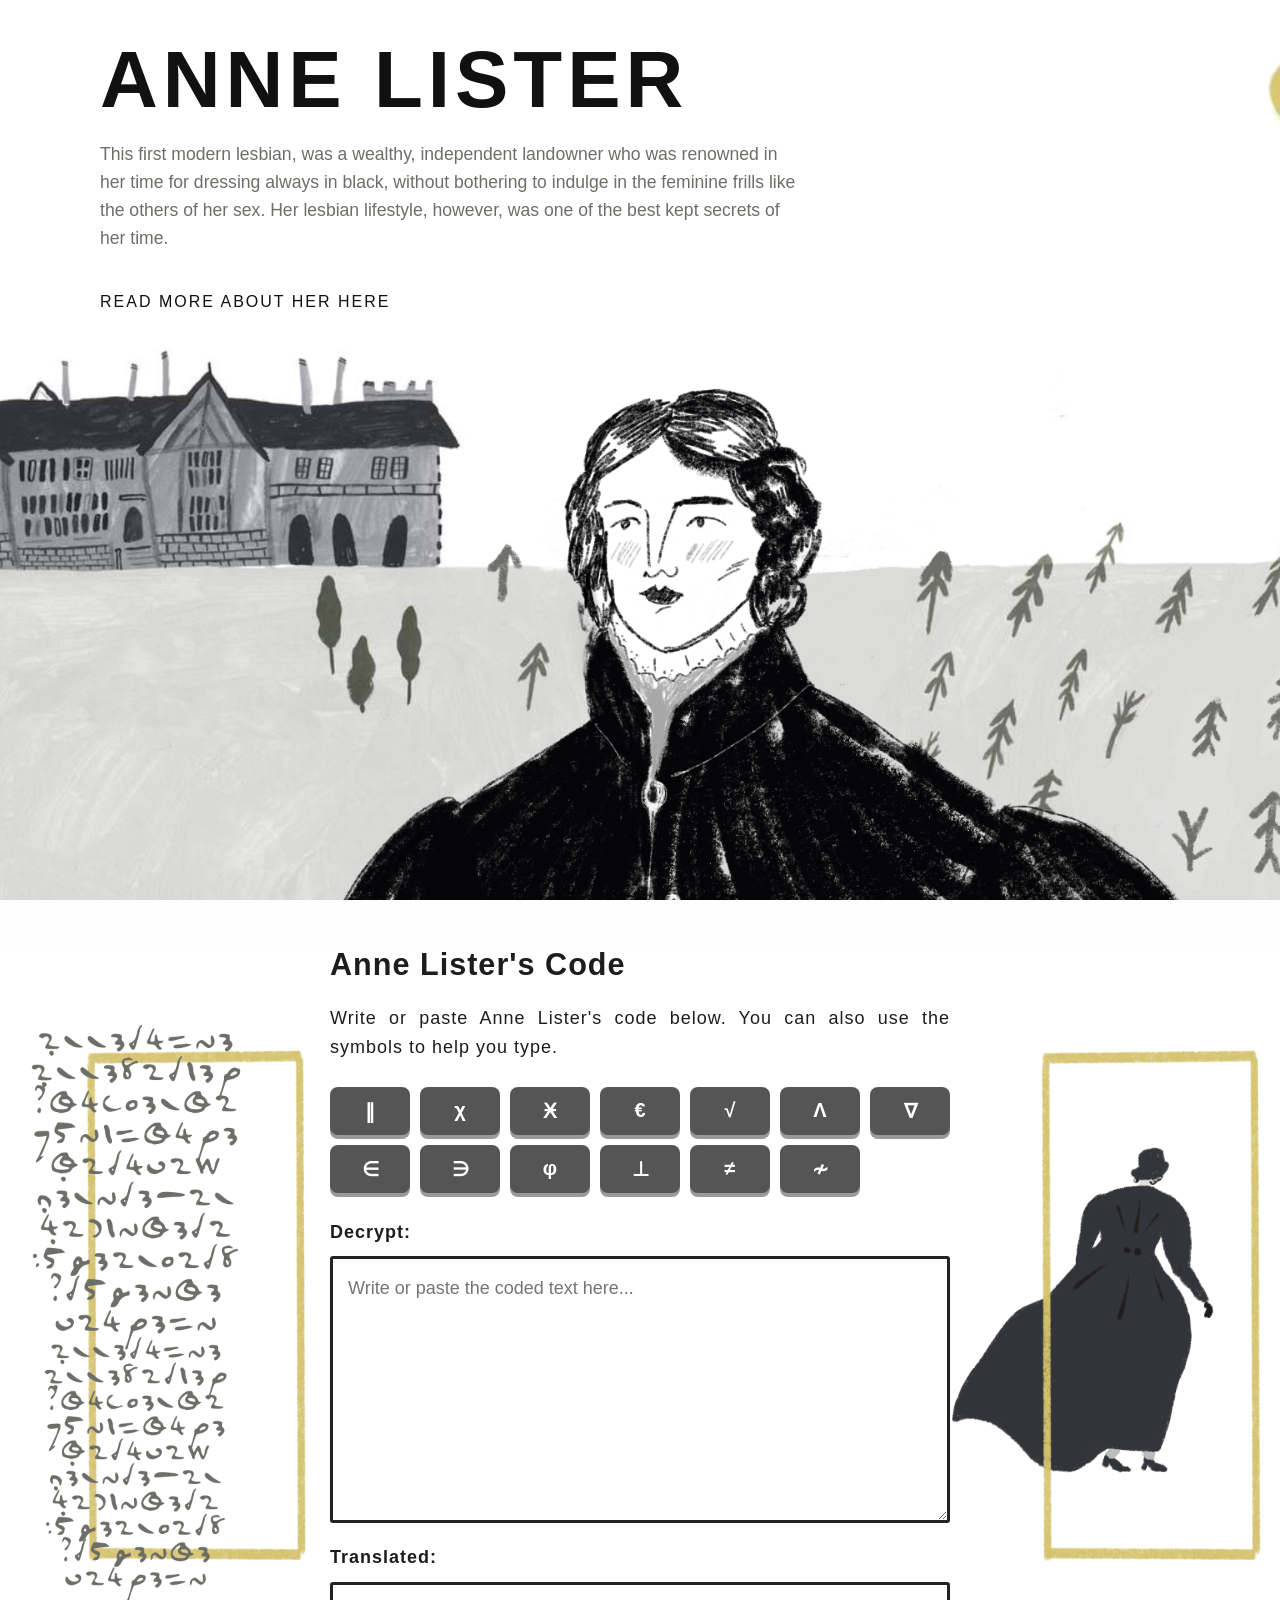
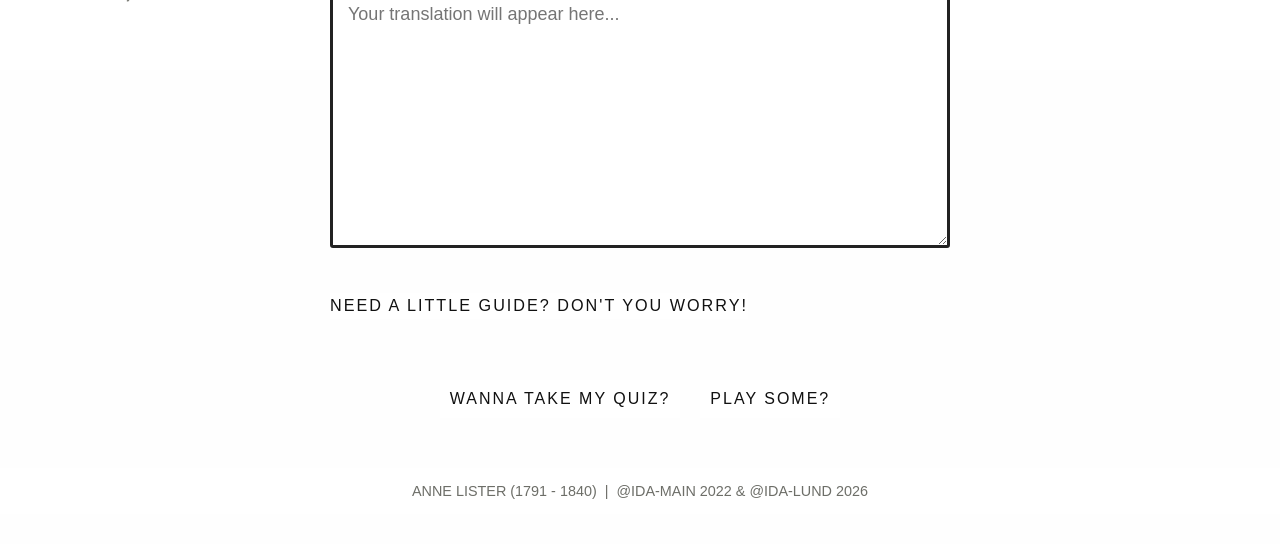
<file: index.html>
<!DOCTYPE html>
<html lang="en">

<head>
    <meta charset="UTF-8">
    <meta name="viewport" content="width=device-width, initial-scale=1.0">
    <meta name="description" content="Anne Lister Decrypter">
    <title>Anne Lister Decrypter</title>

    <link rel="stylesheet" href="styles.css">
</head>

<body>

    <!-- HEADER -->

    <section class="header">
        <div class="text-box">

            <h1>ANNE LISTER</h1>

            <p>
                This first modern lesbian, was a wealthy, independent
                landowner who was renowned in her time for dressing
                always in black, without bothering to indulge in the
                feminine frills like the others of her sex. Her lesbian
                lifestyle, however, was one of the best kept secrets
                of her time.
            </p>

            <a href="https://www.annelister.co.uk" target="_blank">
                Read more about her here
            </a>

        </div>
    </section>


    <!-- DECRYPTER -->

    <section class="body">

        <h2>Anne Lister's Code</h2>

        <p>
            Write or paste Anne Lister's code below.
            You can also use the symbols to help you type.
        </p>


        <!-- SYMBOL KEYBOARD -->

        <div class="centered">

            <button type="button" onclick="addText('‖')">‖</button>
            <button type="button" onclick="addText('χ')">χ</button>
            <button type="button" onclick="addText('Ӿ')">Ӿ</button>
            <button type="button" onclick="addText('€')">€</button>
            <button type="button" onclick="addText('√')">√</button>
            <button type="button" onclick="addText('Λ')">Λ</button>
            <button type="button" onclick="addText('∇')">∇</button>
            <button type="button" onclick="addText('∈')">∈</button>
            <button type="button" onclick="addText('∋')">∋</button>
            <button type="button" onclick="addText('φ')">φ</button>
            <button type="button" onclick="addText('⊥')">⊥</button>
            <button type="button" onclick="addText('≠')">≠</button>
            <button type="button" onclick="addText('≁')">≁</button>

        </div>


        <!-- INPUT -->

        <form name="f" onsubmit="return false;">

            <label for="original">Decrypt:</label>

            <textarea
                id="original"
                name="original"
                rows="8"
                placeholder="Write or paste the coded text here..."
                oninput="dcode()"
                spellcheck="false"
            ></textarea>


            <!-- TRANSLATION -->

            <label for="dcoded">Translated:</label>

            <textarea
                id="dcoded"
                name="dcoded"
                rows="8"
                placeholder="Your translation will appear here..."
                readonly
            ></textarea>

        </form>


        <!-- GUIDE -->

        <div class="guide">

            <a href="http://xldev.co.uk/listeria/Guidelines.aspx" target="_blank">
                Need a little guide? Don't you worry!
            </a>

        </div>

    </section>


    <!-- OTHER LINKS -->

    <section class="low-btn">

        <a href="quiz.html">Wanna take my quiz?</a>

        <a href="game.html">Play some?</a>

    </section>


    <!-- FOOTER -->

    <footer class="home__footer">

        <span>Anne Lister (1791 - 1840)</span>
        <span>|</span>
        <span>@Ida-main 2022 & @Ida-lund 2026</span>

    </footer>


    <!-- DECRYPTION JAVASCRIPT -->

    <script>

        // Convert alternative characters into Anne Lister's symbols

        const rplaceTable = {

            '|': '\u2016',
            'X': '\u03C7',
            '*': '\u04FE',
            'C': '\u20AC',
            'L': '\u221A',
            'A': '\u039B',
            'V': '\u2207',
            '{': '\u2208',
            '}': '\u220B',
            'q': '\u03C6',
            'I': '\u22A5',
            '#': '\u2260',
            '&': '\u2241',
            'O': '\u25A1'

        };


        // Translate Anne Lister's symbols into English

        const dcodeTable = {

            '2': 'a',
            '(': 'b',
            ')': 'c',
            'o': 'd',
            '3': 'e',
            'v': 'f',
            'n': 'g',
            '@': 'h',
            '4': 'i',
            '1': 'k',
            'd': 'l',
            '-': 'm',
            '\\': 'n',
            '5': 'o',
            '+': 'p',
            '\u2016': 'q',
            'p': 'r',
            '=': 's',
            '~': 't',
            '6': 'u',
            'g': 'v',
            '8': 'w',
            'w': 'x',
            '7': 'y',
            '9': 'z',

            '\u03C7': 'mr',
            '\u04FE': 'mrs',
            '\u20AC': 'miss',
            '\u221A': 'th',
            '\u039B': 'sh',
            '\u2207': 'ch',
            'x': 'and',
            '\u2208': 'bb',
            '\u220B': 'cc',
            ';': 'ee',
            '\u03C6': 'ff',
            ':': 'll',
            '\u22A5': 'nn',
            '!': 'oo',
            '\u2260': 'pp',
            'P': 'rr',
            '?': 'ss',
            '\u2241': 'tt'

        };


        // Normalize the input

        function rplaceString(text) {

            return Array.from(text).map(char => {

                return rplaceTable[char] || char;

            }).join('');

        }


        // Decrypt the text

        function dcodeString(text) {

            return Array.from(text).map(char => {

                return dcodeTable[char] || char;

            }).join('');

        }


        // Update translation automatically

        function dcode() {

            const original = document.getElementById('original').value;

            const normalized = rplaceString(original);

            const translated = dcodeString(normalized);

            document.getElementById('dcoded').value = translated;

        }


        // Insert symbols using the symbol keyboard

        function addText(symbol) {

            const input = document.getElementById('original');

            const start = input.selectionStart;
            const end = input.selectionEnd;

            input.setRangeText(symbol, start, end, 'end');

            input.focus();

            dcode();

        }

    </script>

</body>
</html>
</file>
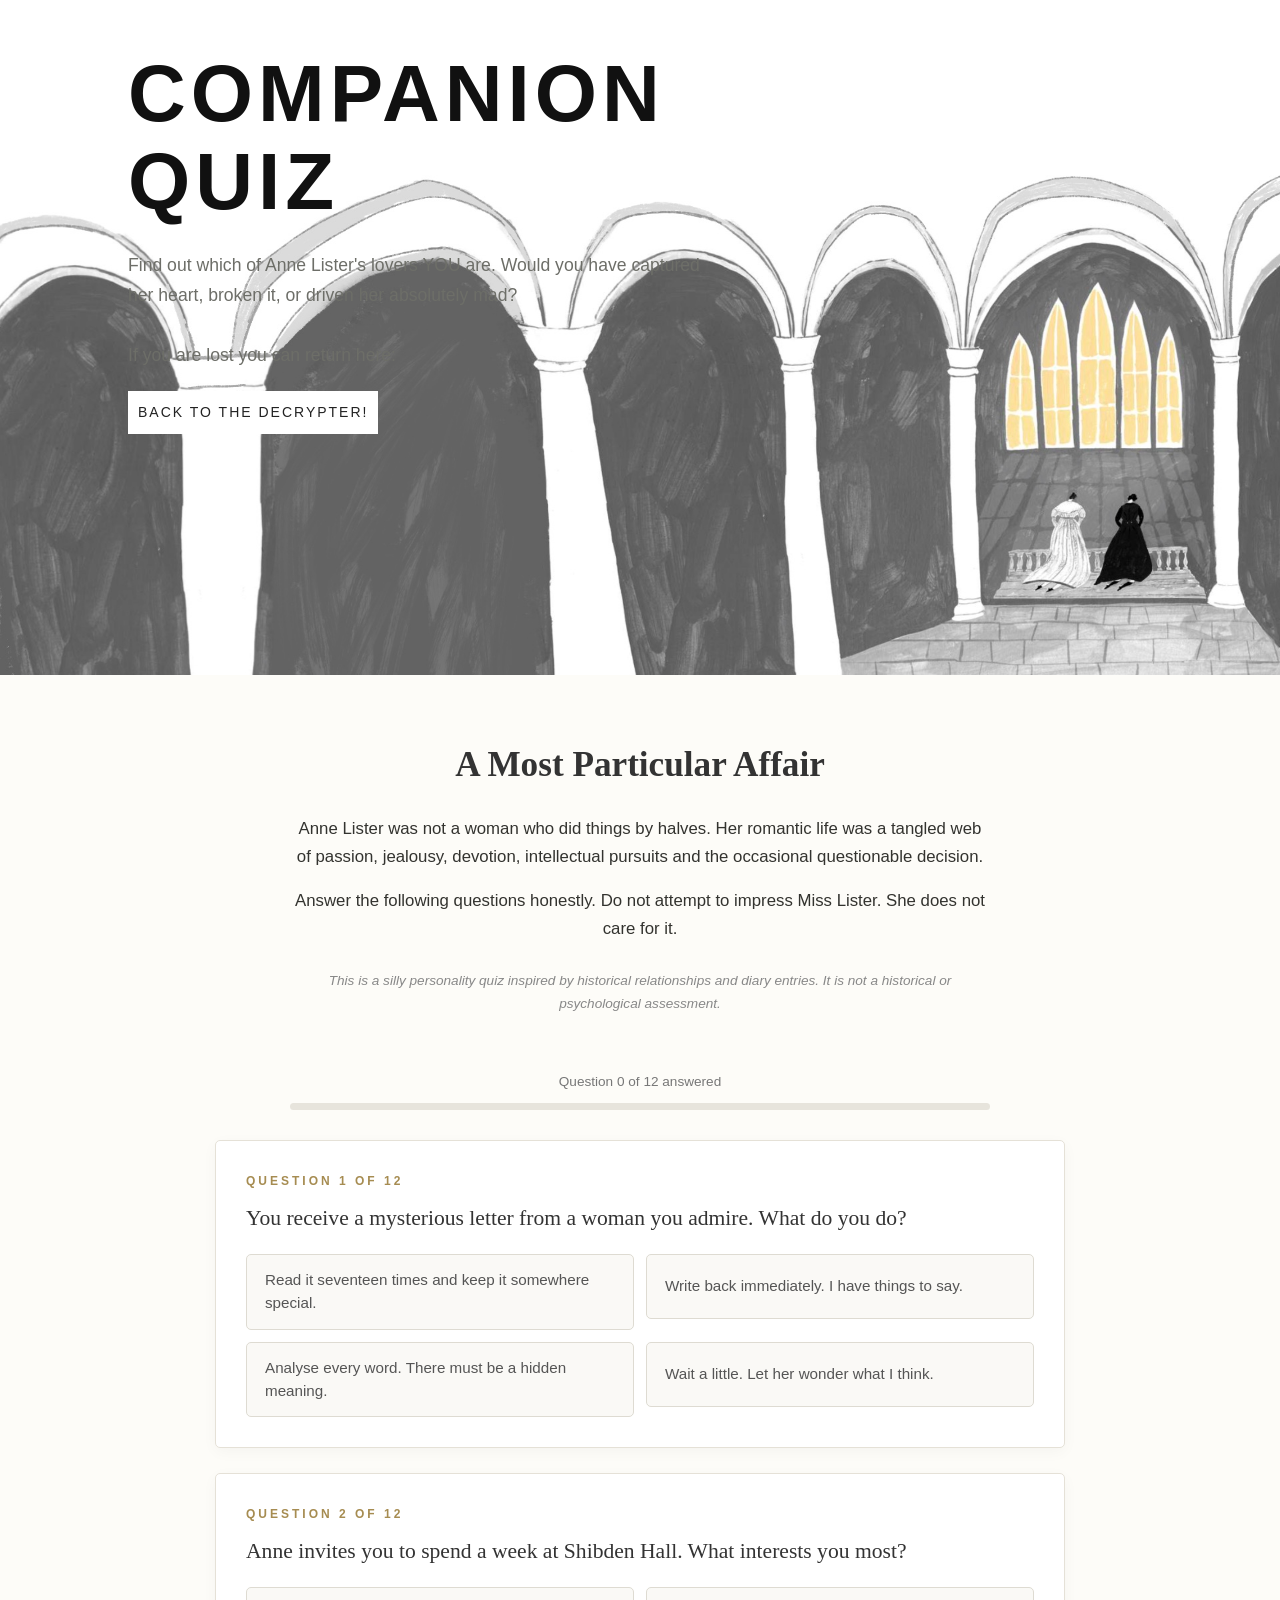
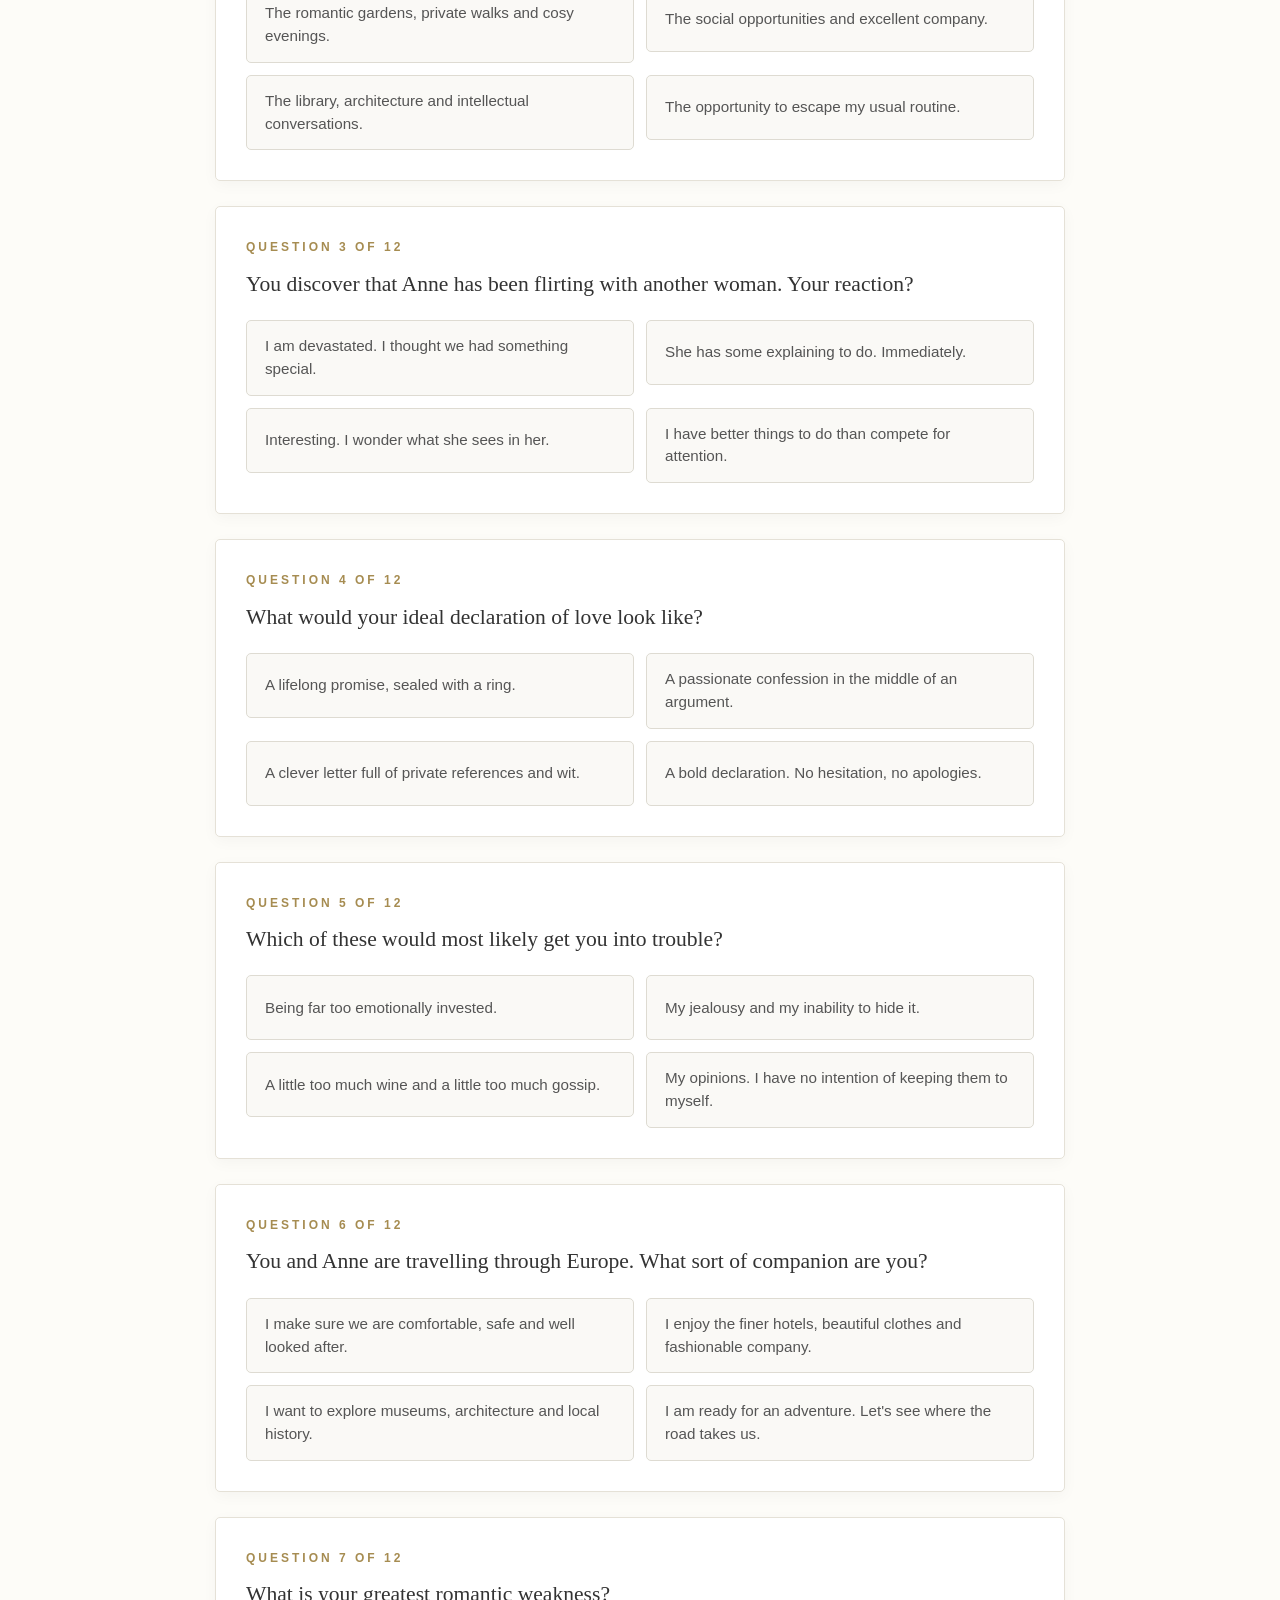
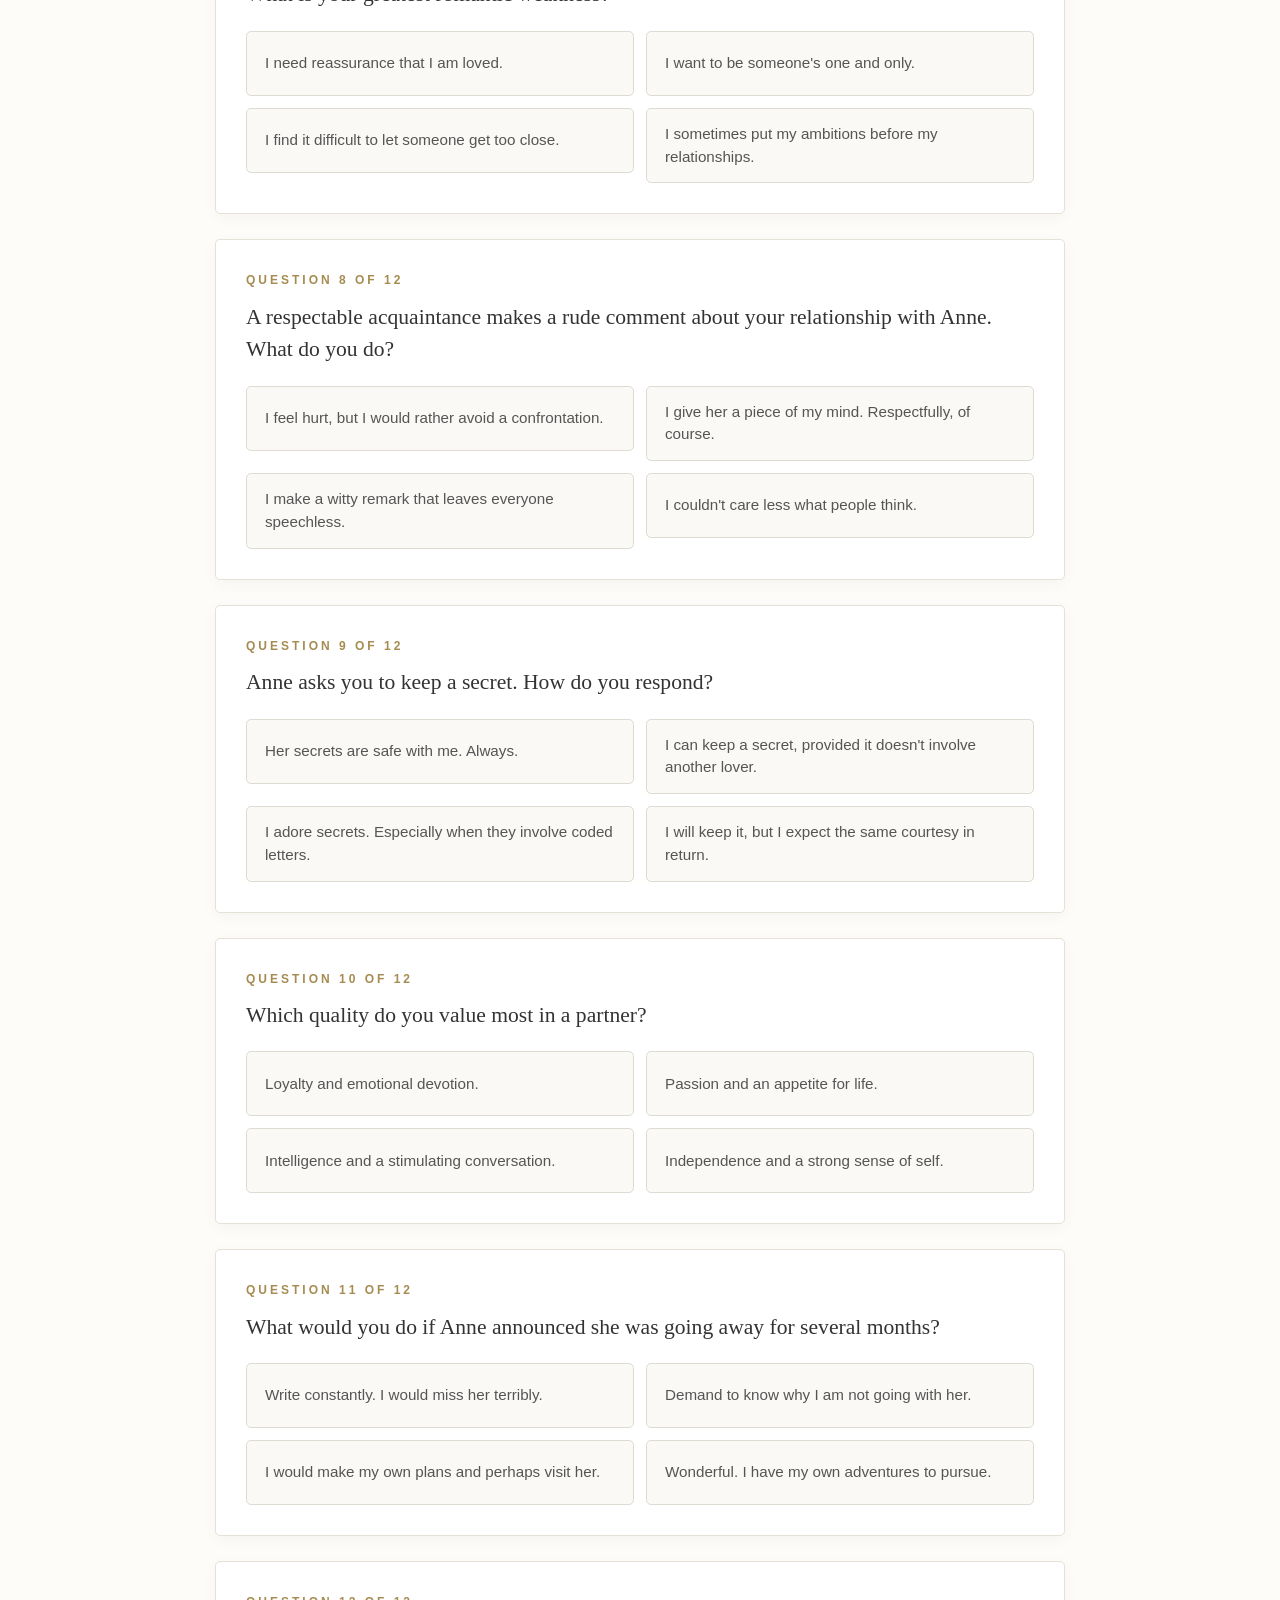
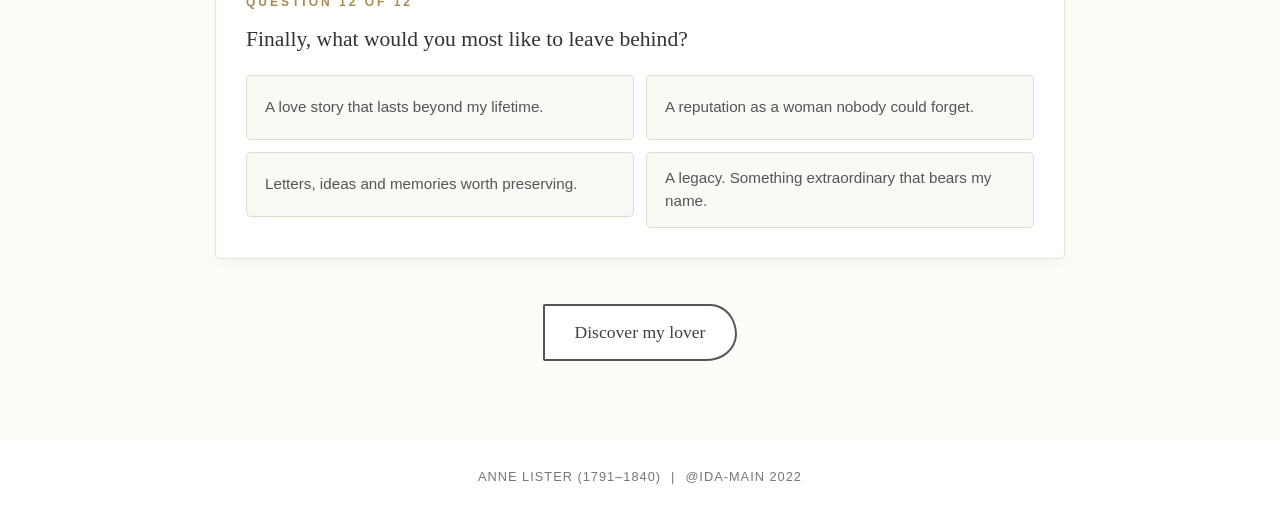
<file: quiz.html>
<!DOCTYPE html>
<html lang="en">

<head>
    <meta charset="UTF-8">
    <meta name="viewport" content="width=device-width, initial-scale=1.0">

    <meta name="description" content="Discover which of Anne Lister's lovers you are!">

    <title>Anne Lister's Companion Quiz</title>

    <link rel="stylesheet" href="css/main.css">

</head>

<body>

    <!-- HEADER -->

    <header class="header">

        <div class="text-box">

            <h1>Companion Quiz</h1>

            <p>
                Find out which of Anne Lister's lovers YOU are.
                Would you have captured her heart, broken it,
                or driven her absolutely mad?
                <br><br>
                If you are lost you can return here: 
            </p>

            <a href="index.html">Back to the decrypter!</a>

        </div>

    </header>


    <!-- INTRODUCTION -->

    <main class="quiz-container">

        <section class="introduction">

            <h2>A Most Particular Affair</h2>

            <p>
                Anne Lister was not a woman who did
                things by halves. Her romantic life was a tangled
                web of passion, jealousy, devotion, intellectual
                pursuits and the occasional questionable decision.
            </p>

            <p>
                Answer the following questions honestly.
                Do not attempt to impress Miss Lister.
                She does not care for it.
            </p>

            <p class="disclaimer">
                This is a silly personality quiz inspired by
                historical relationships and diary entries.
                It is not a historical or psychological assessment.
            </p>

        </section>


        <!-- QUIZ -->

        <section id="quiz-section">

            <div class="quiz-progress">

                <span id="progress-text">Question 0 of 12 answered</span>

                <div class="progress-track">
                    <div id="progress-bar"></div>
                </div>

            </div>

            <form id="quiz-form">

                <div id="quiz"></div>

                <p id="error-message" role="alert"></p>

                <div class="bottom">

                    <button type="submit" id="submit-btn" class="btn">
                        Discover my lover
                    </button>

                </div>

            </form>

        </section>


        <!-- RESULTS -->

        <section id="result-section" class="hide" aria-live="polite">

            <div class="result-heading">

                <p class="eyebrow">Your romantic disposition has been determined</p>

                <h2 id="result-title"></h2>

                <p id="result-subtitle"></p>

            </div>


            <!-- EXISTING IMAGES -->

            <div class="result-gallery">

                <img src="anne.JPG" alt="Anne Lister">

                <img src="anne.PNG" alt="Anne Lister">

                <img src="mariana.PNG" alt="Mariana Belcombe">

            </div>


            <div class="result-card">

                <div id="result-description"></div>

                <div class="result-divider"></div>

                <h3>Your fate with Anne</h3>

                <div id="result-ending"></div>

            </div>


            <p class="result-footnote">
                History may be written by the victors,
                but Anne Lister wrote everything down.
            </p>


            <div class="bottom">

                <button type="button" id="retake-btn" class="btn">
                    Have another affair?
                </button>

                <a href="index.html" class="back-link">
                    Return to the decrypter
                </a>

            </div>

        </section>

    </main>


    <!-- FOOTER -->

    <footer class="home__footer">

        <span>Anne Lister (1791–1840)</span>

        <span>|</span>

        <span>@Ida-main 2022</span>

    </footer>


    <script src="js/main.js"></script>

</body>

</html>
</file>
<file: styles.css>
/* =================================
   GENERAL
================================= */

* {
    box-sizing: border-box;
    margin: 0;
    padding: 0;
}

html {
    background-image: url(bg.png);
    background-position: center 950px;
    background-repeat: no-repeat;
    background-size: 100%;
    background-color: #fefefe;
    overflow-x: hidden;
}

body {
    width: 100%;
    overflow-x: hidden;
    font-family: "Open Sans", Arial, sans-serif;
    color: #1d1d1d;
}


/* =================================
   HEADER
================================= */

.header {
    width: 100%;
    min-height: 100vh;
    padding: 40px 100px;

    display: flex;
    justify-content: flex-start;
    align-items: flex-start;

    background-image: url(frontpage.png);
    background-position: bottom center;
    background-size: cover;
    background-repeat: no-repeat;

    position: relative;
}

.text-box {
    color: #6d6e68;
    position: relative;
    z-index: 10;
    max-width: 750px;
}

.text-box h1 {
    font-size: 5em;
    font-weight: 800;
    color: #111;
    line-height: 1em;
    text-transform: uppercase;
    letter-spacing: 5px;
}

.text-box p {
    font-size: 1.1em;
    color: #6d6e68;
    margin: 20px 0;
    font-weight: 400;
    max-width: 700px;
    line-height: 1.6;
    text-align: left;
}


/* =================================
   LINKS
================================= */

a {
    display: inline-block;
    font-size: 1em;
    background: white;
    text-transform: uppercase;
    text-decoration: none;
    font-weight: 200;
    margin-top: 20px;
    color: #111;
    letter-spacing: 2px;
    transition: 0.2s;
}

a:hover {
    background-color: rgb(231, 198, 66);
    letter-spacing: 1px;
}

.text-box a {
    font-weight: 500;
}

.text-box a:hover {
    background-color: rgb(231, 198, 66);
    letter-spacing: 6px;
}


/* =================================
   MAIN BODY
================================= */

.body {
    font-family: "Open Sans", Arial, sans-serif;
    margin: 40px auto;
    max-width: 650px;
    width: 100%;
    line-height: 1.6;
    font-size: 18px;
    color: #1d1d1d;
    padding: 0 15px;
    letter-spacing: 1px;
}

.body h2 {
    font-size: 1.7em;
    margin-bottom: 15px;
}

.body p {
    margin-bottom: 20px;
    text-align: justify;
}

label {
    display: block;
    font-weight: 600;
    margin-top: 20px;
    margin-bottom: 8px;
}


/* =================================
   TEXT AREAS
================================= */

textarea {
    display: block;
    resize: vertical;

    font-family: "Open Sans", Arial, sans-serif;
    font-size: 18px;
    line-height: 1.6;

    width: 100%;
    max-width: 100%;
    min-height: 180px;

    color: #1d1d1d;
    padding: 15px;

    text-align: left;

    border: solid 3px #222;
    border-radius: 3px;

    background: #fff;

    margin: 10px 0 20px;
}

textarea:focus {
    border-color: #6d6e68;
    outline: none;
}


/* =================================
   SYMBOL KEYBOARD
================================= */

.centered {
    display: grid;

    grid-template-columns: repeat(7, 1fr);

    gap: 10px;

    width: 100%;
    max-width: 650px;

    margin: 25px auto;
}

.centered button {
    background-color: #555;

    border-radius: 8px;
    border: none;

    font-weight: 600;
    color: white;

    padding: 10px 5px;

    width: 100%;
    min-height: 48px;

    text-align: center;
    font-size: 20px;

    box-shadow: 0 4px #999;

    transition: 0.1s;
    cursor: pointer;
}

.centered button:hover {
    background-color: rgb(231, 198, 66);
    color: #111;
}

.centered button:active {
    transform: translateY(3px);
    box-shadow: 0 1px #999;
}


/* =================================
   GUIDE
================================= */

.guide {
    margin: 25px 0;
}

.guide a {
    font-size: 0.9em;
}


/* =================================
   BOTTOM LINKS
================================= */

.low-btn {
    display: flex;
    flex-wrap: wrap;

    justify-content: center;
    align-items: center;

    gap: 20px;

    padding: 20px;
    text-align: center;
}

.low-btn a {
    margin: 0;
    padding: 10px;
}


/* =================================
   FOOTER
================================= */

.home__footer {
    display: flex;
    flex-wrap: wrap;

    justify-content: center;
    align-items: center;

    gap: 8px;

    font-size: 0.9em;

    background: white;

    text-transform: uppercase;
    font-weight: 200;

    margin: 30px auto;
    padding: 15px;

    color: #6d6e68;
    text-align: center;
}


/* =================================
   OTHER ELEMENTS
================================= */

.error {
    font-size: 18px;
    font-style: italic;
    color: #bbb;
    float: right;
}

.title {
    float: left;
    font-weight: 600;
}

.noselect {
    -webkit-user-select: none;
    -moz-user-select: none;
    -ms-user-select: none;
    user-select: none;

    font-size: 40px;
    width: 100%;

    color: #1d1d1d;
    padding: 15px;

    text-align: justify;
    border: solid 5px;

    line-height: 1;
    height: 300px;
    overflow: auto;
}

.column {
    float: left;
    width: 50%;
    padding: 10px;
}

.row:after {
    content: "";
    display: table;
    clear: both;
}


/* =================================
   TABLET
================================= */

@media screen and (max-width: 900px) {

    .header {
        padding: 40px;
        min-height: 75vh;
    }

    .text-box h1 {
        font-size: 3.5em;
    }

}


/* =================================
   MOBILE
================================= */

@media screen and (max-width: 600px) {

    html {
        background-position: center 700px;
        background-size: auto;
    }

    .header {
        min-height: 65vh;
        padding: 30px 20px;

        background-position: center bottom;
    }

    .text-box {
        width: 100%;
    }

    .text-box h1 {
        font-size: clamp(2.2em, 10vw, 3em);
        letter-spacing: 3px;
    }

    .text-box p {
        font-size: 0.95em;
        line-height: 1.6;
        margin: 15px 0;
    }

    .text-box a {
        font-size: 0.8em;
        letter-spacing: 1px;
    }

    .body {
        margin: 25px auto;
        padding: 0 15px;
        font-size: 16px;
    }

    .body h2 {
        font-size: 1.5em;
    }

    /* Four symbols per row */

    .centered {
        grid-template-columns: repeat(4, 1fr);
        gap: 8px;
        margin: 20px auto;
    }

    .centered button {
        font-size: 20px;
        min-height: 50px;
        padding: 8px 2px;
    }

    textarea {
        font-size: 16px;
        min-height: 160px;
        padding: 12px;
    }

    .low-btn {
        flex-direction: column;
        align-items: center;
        gap: 10px;
    }

    .low-btn a {
        font-size: 0.85em;
        margin: 0;
    }

    .home__footer {
        font-size: 0.75em;
        margin: 20px auto;
        padding: 15px 5px;
    }

    .column {
        width: 100%;
    }

}


/* =================================
   VERY SMALL PHONES
================================= */

@media screen and (max-width: 360px) {

    .text-box h1 {
        font-size: 2em;
    }

    .centered {
        gap: 6px;
    }

    .centered button {
        font-size: 17px;
        min-height: 44px;
    }

}
</file>
<file: css/main.css>
/* =====================================
   GENERAL
===================================== */

* {
    box-sizing: border-box;
    margin: 0;
    padding: 0;
}

body {
    font-family: 'Lato', Georgia, sans-serif;
    color: #33332f;
    background-color: #fdfcf8;
    overflow-x: hidden;
    line-height: 1.7;
}

.hide {
    display: none !important;
}

a {
    display: inline-block;
    color: #222;
    background: white;
    text-decoration: none;
    text-transform: uppercase;
    letter-spacing: 2px;
    font-size: 14px;
    font-weight: 500;
    padding: 10px;
    margin-top: 20px;
    transition: 0.2s;
}

a:hover {
    background-color: rgb(231, 198, 66);
    letter-spacing: 4px;
}


/* =====================================
   HEADER
===================================== */

.header {
    width: 100%;
    min-height: 75vh;
    padding: 50px 10%;

    display: flex;
    align-items: flex-start;

   background-image: url("../hall.JPG");
   background-position: center;
   background-size: cover;
   background-repeat: no-repeat;
   color: #000000;
   position: relative;
}

.text-box {
    max-width: 700px;
    color: #6d6e68;
}

.text-box h1 {
    font-size: clamp(2.5rem, 7vw, 5rem);
    color: #111;
    text-transform: uppercase;
    line-height: 1.1;
    letter-spacing: 5px;
}

.text-box p {
    font-size: 1.1rem;
    margin-top: 25px;
    max-width: 600px;
    text-align: left;
}


/* =====================================
   QUIZ CONTAINER
===================================== */

.quiz-container {
    width: 90%;
    max-width: 850px;
    margin: 60px auto;
}

.introduction {
    max-width: 700px;
    margin: 0 auto 55px;
    text-align: center;
}

.introduction h2 {
    font-family: Georgia, serif;
    font-size: 2.2rem;
    margin-bottom: 20px;
    color: #333;
}

.introduction p {
    margin-bottom: 15px;
    font-size: 1.05rem;
}

.disclaimer {
    font-size: 0.85rem !important;
    color: #888;
    font-style: italic;
    margin-top: 25px;
}


/* =====================================
   PROGRESS BAR
===================================== */

.quiz-progress {
    max-width: 700px;
    margin: 0 auto 30px;
    font-size: 0.85rem;
    color: #777;
    text-align: center;
}

.progress-track {
    height: 7px;
    background: #e7e4dc;
    border-radius: 10px;
    overflow: hidden;
    margin-top: 10px;
}

#progress-bar {
    height: 100%;
    width: 0%;
    background: #a68c51;
    transition: width 0.3s ease;
}


/* =====================================
   QUESTIONS
===================================== */

#quiz {
    display: flex;
    flex-direction: column;
    gap: 25px;
}

.question-card {
    background: #fff;
    border: 1px solid #e5e1d7;
    padding: 30px;
    border-radius: 5px;
    box-shadow: 0 4px 15px rgba(0,0,0,0.035);
}

.question-number {
    font-size: 0.75rem;
    text-transform: uppercase;
    letter-spacing: 3px;
    color: #a68c51;
    margin-bottom: 10px;
    font-weight: bold;
}

.question-card h3 {
    font-family: Georgia, serif;
    font-size: 1.35rem;
    line-height: 1.5;
    margin-bottom: 20px;
    color: #333;
    font-weight: normal;
}

.answers {
    display: grid;
    grid-template-columns: 1fr 1fr;
    gap: 12px;
}

.answer-option {
    position: relative;
}

.answer-option input {
    position: absolute;
    opacity: 0;
    pointer-events: none;
}

.answer-option label {
    display: flex;
    align-items: center;
    min-height: 65px;
    padding: 14px 18px;

    border: 1px solid #dedbd2;
    border-radius: 5px;

    background: #faf9f6;

    color: #555;
    font-size: 0.95rem;
    line-height: 1.5;

    cursor: pointer;
    transition: 0.2s;
}

.answer-option label:hover {
    border-color: #a68c51;
    background: #f7f3e9;
}

.answer-option input:checked + label {
    background: #eae1c9;
    border: 2px solid #a68c51;
    color: #29271f;
    font-weight: bold;
}

.answer-option input:focus-visible + label {
    outline: 3px solid #a68c51;
    outline-offset: 3px;
}


/* =====================================
   BUTTONS
===================================== */

.bottom {
    margin: 45px auto 80px;
    text-align: center;
}

.btn {
    background-color: #fff;
    border: 2px solid #555;
    border-radius: 15px 225px 255px 15px / 15px 255px 225px 15px;

    color: #41403e;

    padding: 16px 30px;

    font-family: Georgia, serif;
    font-size: 1.1rem;

    cursor: pointer;
    transition: all 0.2s ease;
}

.btn:hover {
    background-color: rgb(231, 198, 66);
    transform: translateY(-2px);
    box-shadow: 0 5px 12px rgba(0,0,0,0.12);
}

#error-message {
    color: #a33;
    text-align: center;
    margin-top: 15px;
}


/* =====================================
   RESULTS
===================================== */

.result-heading {
    text-align: center;
    margin: 40px auto;
}

.eyebrow {
    font-size: 0.8rem;
    color: #a68c51;
    text-transform: uppercase;
    letter-spacing: 3px;
    margin-bottom: 15px;
}

.result-heading h2 {
    font-family: Georgia, serif;
    font-size: clamp(2rem, 5vw, 3.5rem);
    color: #333;
    margin-bottom: 10px;
}

.result-heading p {
    color: #777;
}

.result-gallery {
    display: grid;
    grid-template-columns: repeat(3, 1fr);
    gap: 15px;
    max-width: 700px;
    margin: 35px auto;
}

.result-gallery img {
    width: 100%;
    height: 260px;
    object-fit: cover;
    border: 5px solid white;
    box-shadow: 0 3px 12px rgba(0,0,0,0.12);
}

.result-card {
    max-width: 700px;
    margin: 30px auto;
    padding: 40px;

    background: #fff;
    border: 1px solid #e5e1d7;

    box-shadow: 0 4px 15px rgba(0,0,0,0.035);
}

.result-card p {
    font-size: 1.05rem;
    margin-bottom: 18px;
}

.result-card h3 {
    font-family: Georgia, serif;
    font-size: 1.6rem;
    margin-bottom: 20px;
}

.result-divider {
    height: 1px;
    background: #e5e1d7;
    margin: 30px 0;
}

#result-ending {
    font-style: italic;
}

.result-footnote {
    text-align: center;
    color: #888;
    font-size: 0.9rem;
    margin: 30px auto;
}


/* =====================================
   FOOTER
===================================== */

.home__footer {
    display: flex;
    flex-wrap: wrap;
    justify-content: center;
    gap: 10px;

    padding: 25px 10px;
    margin-top: 50px;

    background: white;

    color: #777;
    text-transform: uppercase;
    font-size: 0.8rem;
    letter-spacing: 1px;
    text-align: center;
}


/* =====================================
   MOBILE
===================================== */

@media screen and (max-width: 600px) {

    .header {
        min-height: 65vh;
        padding: 35px 22px;
        background-position: center;
    }

    .text-box h1 {
        font-size: 2.5rem;
        letter-spacing: 3px;
    }

    .text-box p {
        font-size: 0.95rem;
    }

    .quiz-container {
        width: 92%;
        margin: 35px auto;
    }

    .introduction {
        margin-bottom: 35px;
    }

    .introduction h2 {
        font-size: 1.8rem;
    }

    .introduction p {
        font-size: 0.95rem;
    }

    .question-card {
        padding: 22px 16px;
    }

    .question-card h3 {
        font-size: 1.15rem;
    }

    .answers {
        grid-template-columns: 1fr;
        gap: 10px;
    }

    .answer-option label {
        min-height: 55px;
        font-size: 0.9rem;
    }

    .btn {
        width: 100%;
        max-width: 320px;
        font-size: 1rem;
    }

    .result-gallery {
        grid-template-columns: repeat(3, 1fr);
        gap: 7px;
    }

    .result-gallery img {
        height: 145px;
        border-width: 3px;
    }

    .result-card {
        padding: 25px 20px;
    }

    .result-card p {
        font-size: 0.95rem;
    }

    .result-heading h2 {
        font-size: 2rem;
    }

    .home__footer {
        font-size: 0.7rem;
    }

}
</file>
